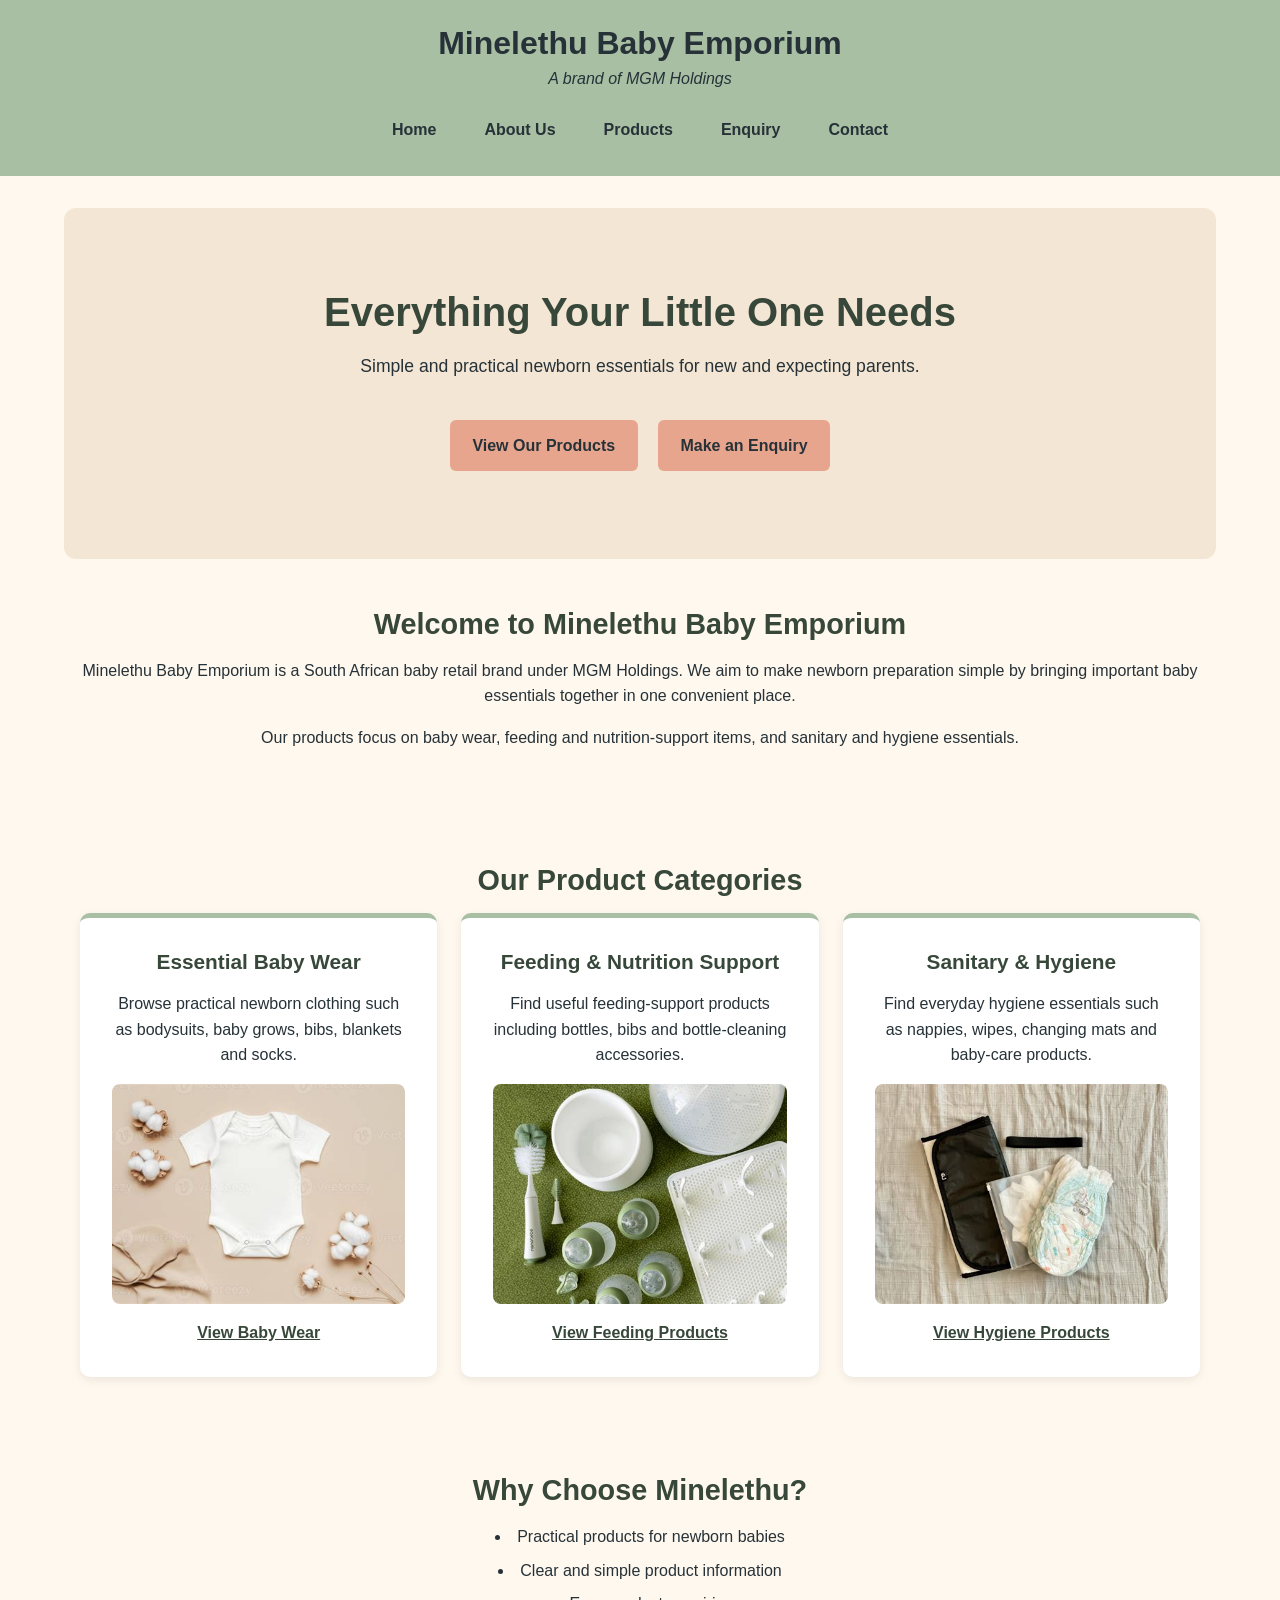
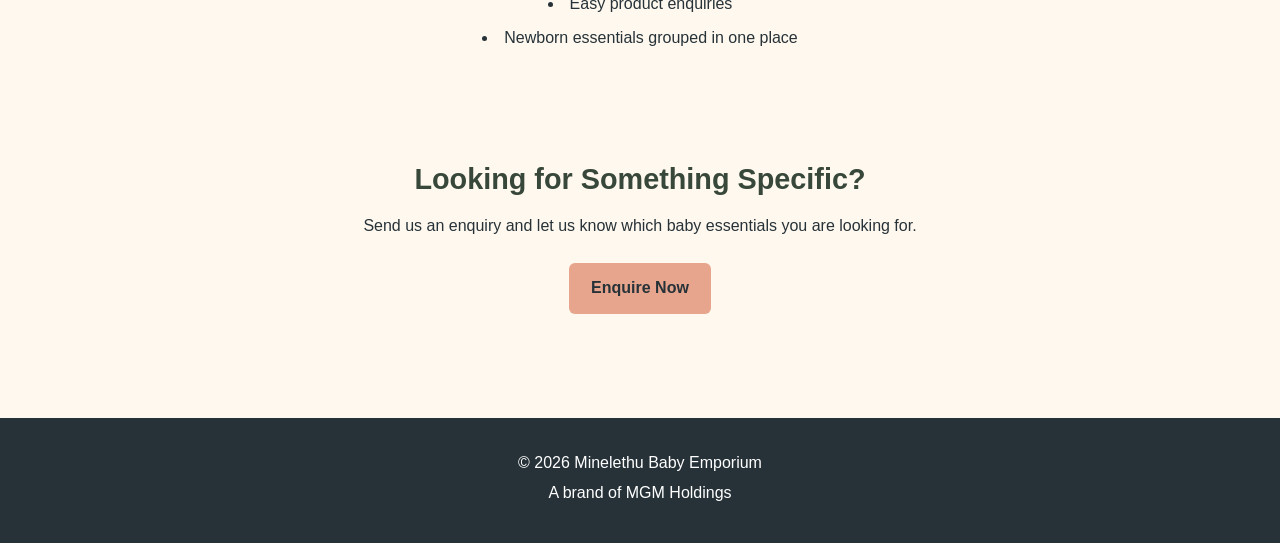
<file: index.html>
<!DOCTYPE html>
<html lang="en">
<head>
    <!--Creating meta data-->
    <meta charset="UTF-8">
    <meta name="viewport" content="width=device-width, initial-scale=1.0">

    <title>Minelethu Baby Emporium | Home</title>

    <!--Creating a link to a file that will host my css styling sheet-->
    <link rel="stylesheet" href="css/style.css">
</head>

<body>

    <!-- Website Header -->
    <header>
        <div class="brand">
            <h1>Minelethu Baby Emporium</h1>
            <p>A brand of MGM Holdings</p>
        </div>

        <!-- Main navigation between each page -->
        <nav aria-label="Main navigation">
            <ul>
                <li><a href="index.html">Home</a></li>
                <li><a href="about.html">About Us</a></li>
                <li><a href="products.html">Products</a></li>
                <li><a href="enquiry.html">Enquiry</a></li>
                <li><a href="contact.html">Contact</a></li>
            </ul>
        </nav>
    </header>

    <main>

        <!-- Hero Section -->
        <section class="hero">
            <h2>Everything Your Little One Needs</h2>

            <p>
                Simple and practical newborn essentials for new and
                expecting parents.
            </p>

            <a href="products.html" class="button">View Our Products</a>
            <a href="enquiry.html" class="button">Make an Enquiry</a>
        </section>

        <!-- Introduction -->
        <section>
            <h2>Welcome to Minelethu Baby Emporium</h2>

            <p>Minelethu Baby Emporium is a South African baby retail brand under MGM Holdings. We aim to make newborn preparation simple by bringing important baby essentials
               together in one convenient place.</p>

            <p>Our products focus on baby wear, feeding and nutrition-support items, and sanitary and hygiene essentials.</p>
        </section>

        <!-- Product Categories -->
        <section>
            <h2>Our Product Categories</h2>

            <div class="category-container">

                <article class="category">
                    <h3>Essential Baby Wear</h3>
                    <p>Browse practical newborn clothing such as bodysuits, baby grows, bibs, blankets and socks.</p>

                    <!--baby wear image-->
                    <img src="images/baby_wear_1.jpg"
                        alt="Newborn baby clothing">

                    <a href="products.html">View Baby Wear</a>
                </article>

                <article class="category">
                    <h3>Feeding &amp; Nutrition Support</h3>
                    <p>Find useful feeding-support products including bottles, bibs and bottle-cleaning accessories. </p>

                   <!--baby feed image-->
                    <img src="images/feed_1.jpg"
                        alt="Baby feeding products and accessories">

                    <a href="products.html">View Feeding Products</a>
                </article>

                <article class="category">
                    <h3>Sanitary &amp; Hygiene</h3>
                    <p> Find everyday hygiene essentials such as nappies, wipes, changing mats and baby-care products. </p>

                    <!--baby sanitary image-->
                    <img src="images/baby_sanitary_1.jpg"
                        alt="Baby sanitary and hygiene products">

                    <a href="products.html">View Hygiene Products</a>
                </article>

            </div>
        </section>

        <!--'Why Choose Us' section for the website. Give users clarity for our products and service-->
        <section>
            <h2>Why Choose Minelethu?</h2>

            <ul>
                <li>Practical products for newborn babies</li>
                <li>Clear and simple product information</li>
                <li>Easy product enquiries</li>
                <li>Newborn essentials grouped in one place</li>
            </ul>
        </section>

        <!--Enquiry section: if the users want something specific-->
        <section>
            <h2>Looking for Something Specific?</h2>

            <p>Send us an enquiry and let us know which baby essentials you are looking for.</p>

            <a href="enquiry.html" class="button">Enquire Now</a>
        </section>
    </main>

    <!--Website Footer -->
    <footer>
        <p>&copy; 2026 Minelethu Baby Emporium</p>
        <p>A brand of MGM Holdings</p>
    </footer>

    <!--Linking the  javascipt file to this home page-->
    <script src="js/script.js"></script>

</body>
</html>
</file>
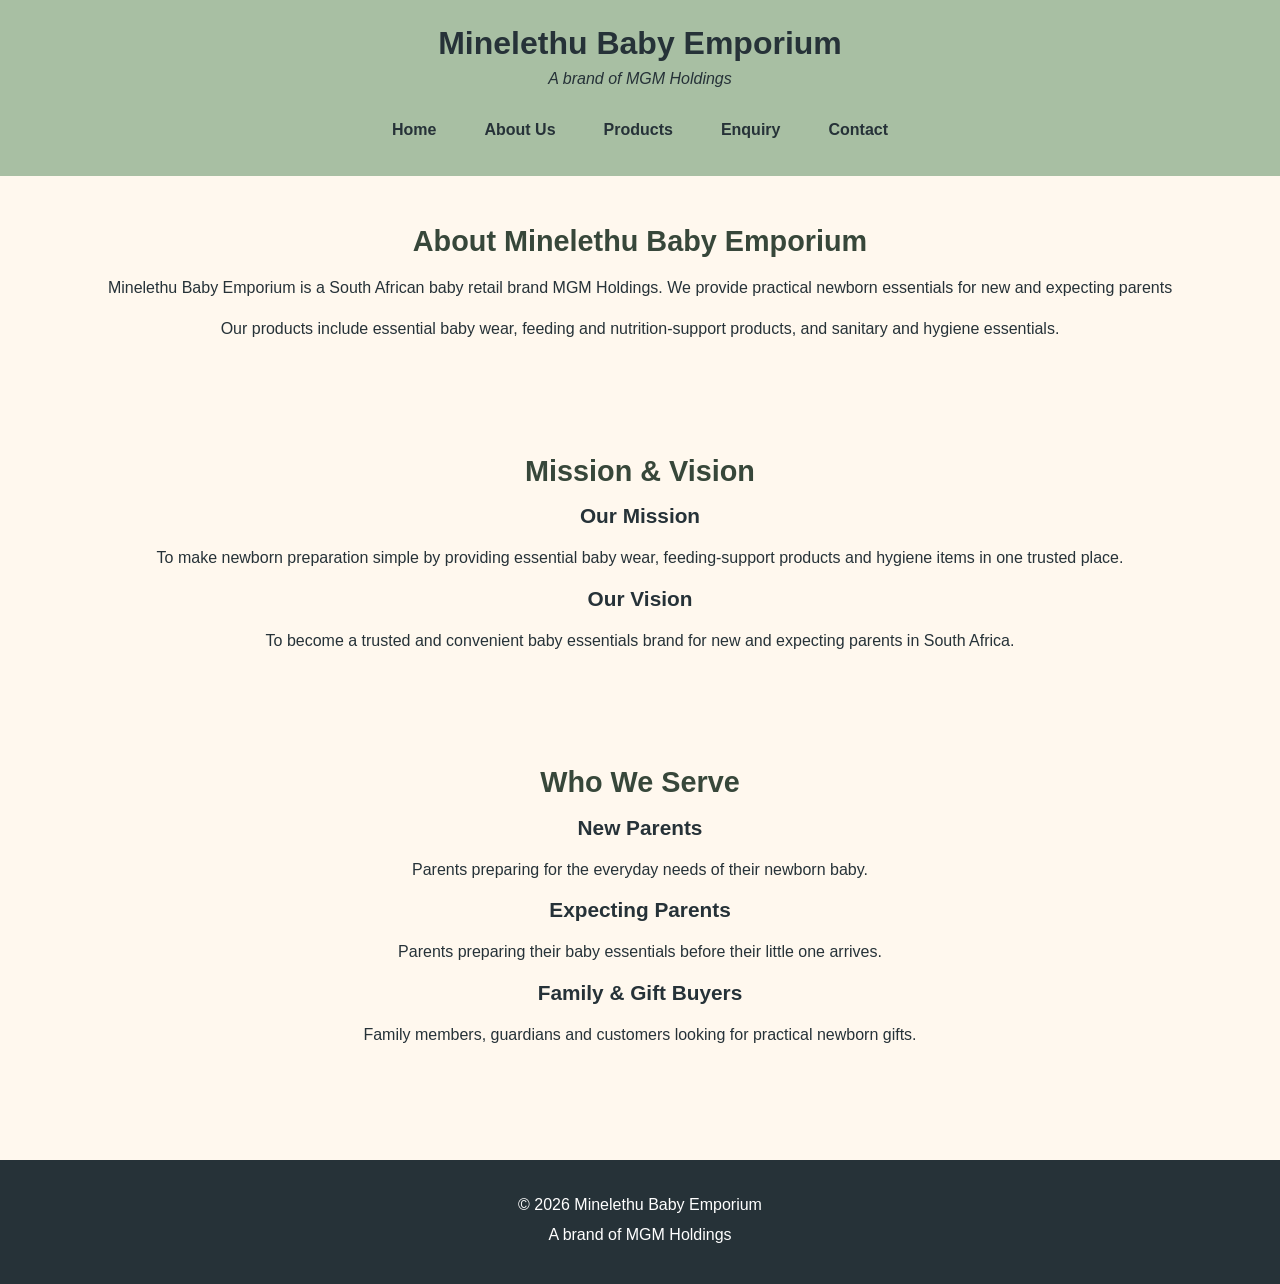
<file: about.html>
<!DOCTYPE html>
<html lang="en">
<head>
    <!--Creating meta data for our web page-->
    <meta charset="UTF-8">
    <meta name="viewport" content="width=device-width, initial-scale=1.0">
    <!--The title of our web page-->
    <title>About Us | Minelethu Baby Emporium</title>

    <!--Creating a link to a file that will host my css styling sheet-->
    <link rel="stylesheet" href="css/style.css">
</head>

<body>

    <header>
        <div class="brand">
            <h1>Minelethu Baby Emporium</h1>
            <p>A brand of MGM Holdings</p>
        </div>

        <nav aria-label="Main navigation">
            <!-- Main navigation between each page -->
            <ul>
                <li><a href="index.html">Home</a></li>
                <li><a href="about.html">About Us</a></li>
                <li><a href="products.html">Products</a></li>
                <li><a href="enquiry.html">Enquiry</a></li>
                <li><a href="contact.html">Contact</a></li>
            </ul>
        </nav>
    </header>

    <main>

    <!--About Minelethu Baby Emporium-->
    <section>

        <h2>About Minelethu Baby Emporium</h2>

        <p>Minelethu Baby Emporium is a South African baby retail brand MGM Holdings. We provide practical newborn essentials for new and expecting parents</p>

        <p> Our products include essential baby wear, feeding and nutrition-support products, and sanitary and hygiene essentials. </p>

    </section>

    <!--Mission and vision-->
    <section>
        <h2>Mission & Vision</h2>
        <div class="mission-vision-container">
            <article class="about-card">

                <h3>Our Mission</h3>
                <p>  To make newborn preparation simple by providing
                    essential baby wear, feeding-support products and
                    hygiene items in one trusted place. </p>

            </article>

            <article class="about-card">
                <h3>Our Vision</h3>
                <p>To become a trusted and convenient baby essentials brand for new and expecting parents in South Africa.</p>

            </article>
        </div>
    </section>

       <!--The customers we aim to serve-->
    <section>
        <h2>Who We Serve</h2>
        <div class="customer-container">
            <article class="about-card">
                <h3>New Parents</h3>
                <p> Parents preparing for the everyday needs of their newborn baby.</p>
            </article>

            <article class="about-card">
                <h3>Expecting Parents</h3>
                <p>Parents preparing their baby essentials before their little one arrives.</p>
            </article>

            <article class="about-card">
                <h3>Family & Gift Buyers</h3>
                <p> Family members, guardians and customers looking for practical newborn gifts.</p>
            </article>

        </div>

    </section>

    </main>

    <footer>
        <p>&copy; 2026 Minelethu Baby Emporium</p>
        <p>A brand of MGM Holdings</p>
    </footer>

    <script src="js/script.js"></script>

</body>
</html>
</file>
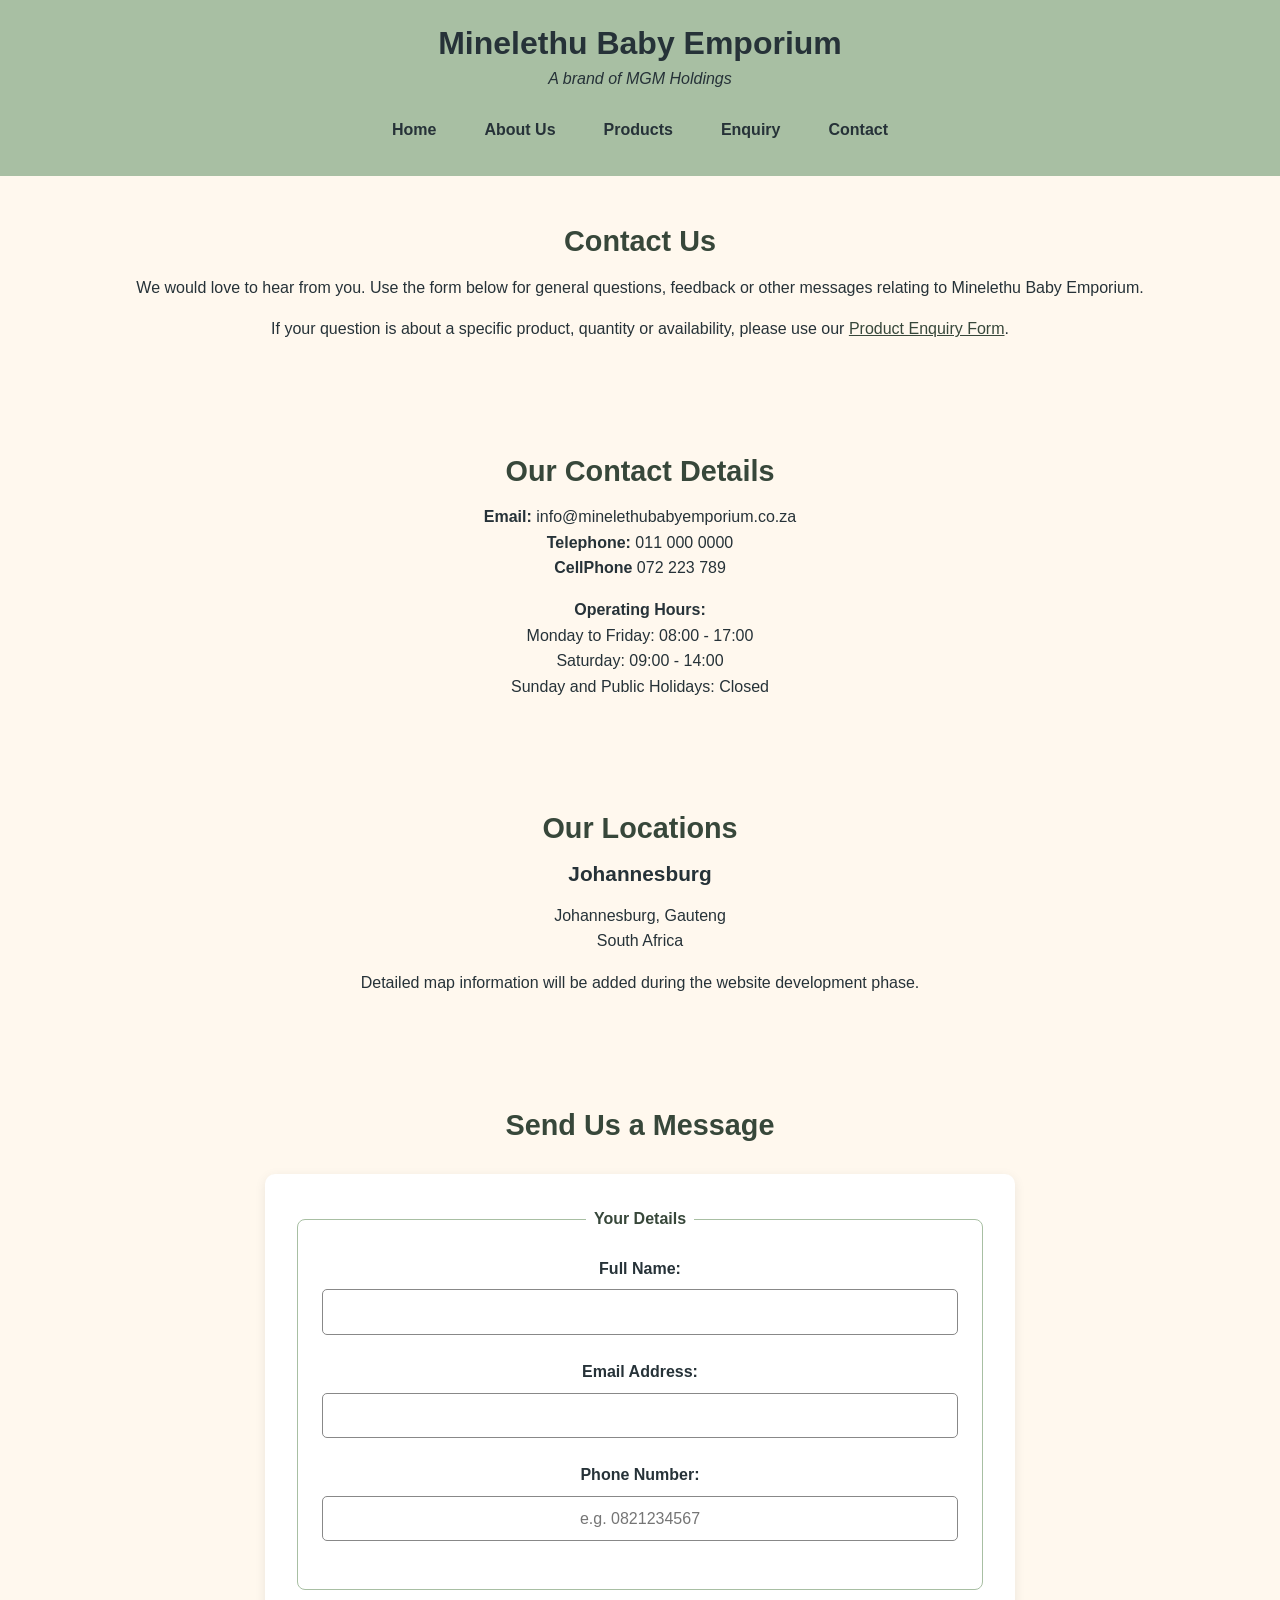
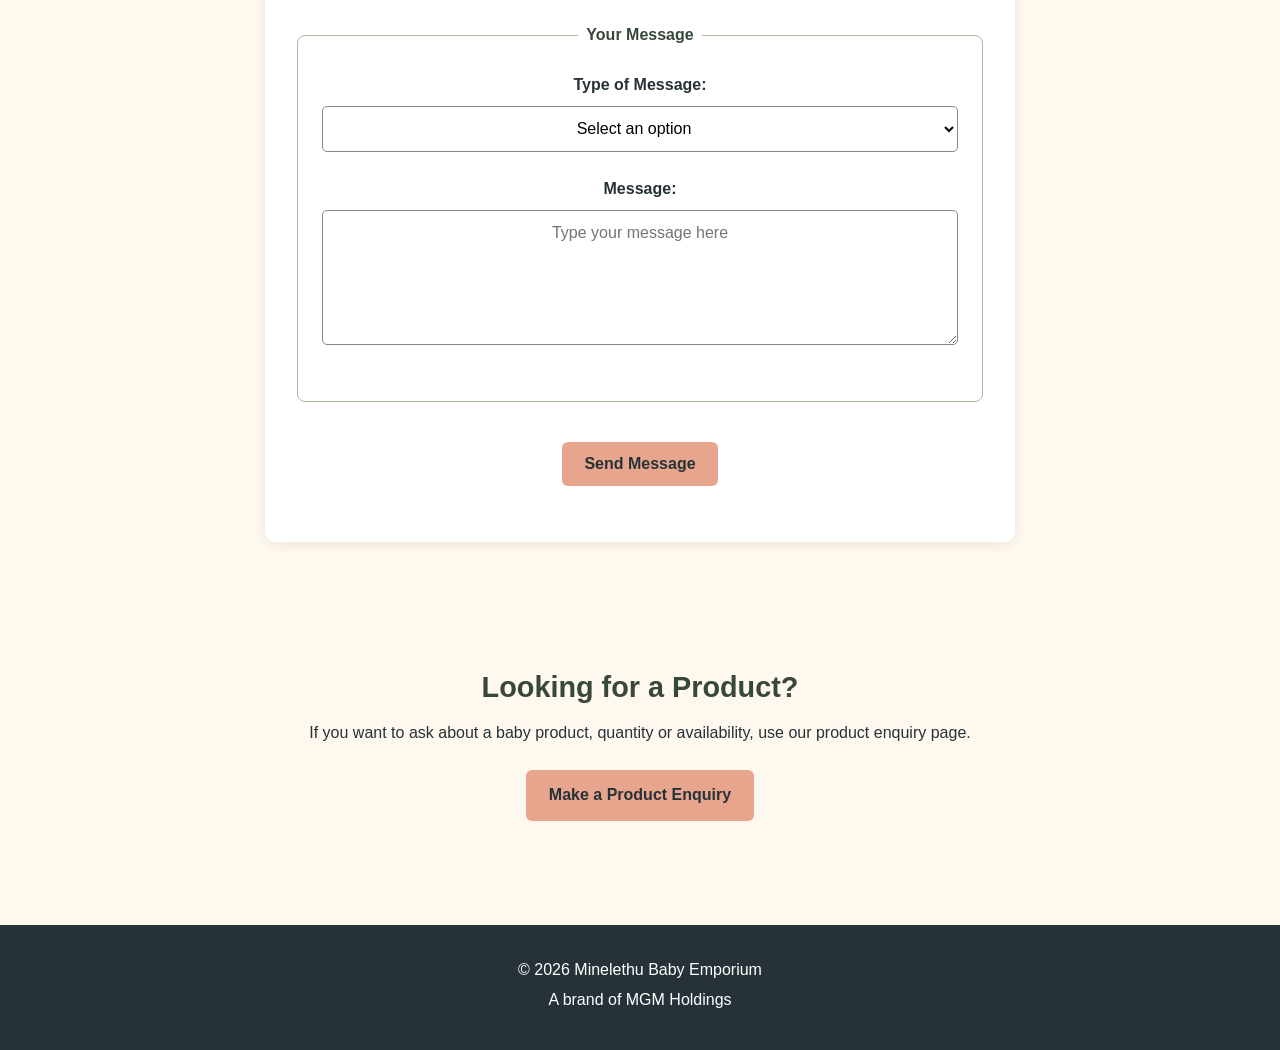
<file: contact.html>
<!DOCTYPE html>
<html lang="en">
<head>
    <meta charset="UTF-8">
    <meta name="viewport" content="width=device-width, initial-scale=1.0">

    <title>Contact Us | Minelethu Baby Emporium</title>

    <!--Creating a link to a file that will host my css styling sheet-->
    <link rel="stylesheet" href="css/style.css">
</head>

<body>

    <!-- Website Header -->
    <header>
        <div class="brand">
            <h1>Minelethu Baby Emporium</h1>
            <p>A brand of MGM Holdings</p>
        </div>

        <!-- Main navigation between each page -->
        <nav aria-label="Main navigation">
            <ul>
                <li><a href="index.html">Home</a></li>
                <li><a href="about.html">About Us</a></li>
                <li><a href="products.html">Products</a></li>
                <li><a href="enquiry.html">Enquiry</a></li>
                <li><a href="contact.html">Contact</a></li>
            </ul>
        </nav>
    </header>

    <main>

        <!-- Contact Introduction -->
        <section>
            <h2>Contact Us</h2>

            <p>
                We would love to hear from you. Use the form below
                for general questions, feedback or other messages
                relating to Minelethu Baby Emporium.
            </p>

            <p>
                If your question is about a specific product,
                quantity or availability, please use our
                <a href="enquiry.html">Product Enquiry Form</a>.
            </p>
        </section>

        <!-- Contact Details -->
        <section>
            <h2>Our Contact Details</h2>

            <p>
                <strong>Email:</strong>
                info@minelethubabyemporium.co.za<br>
           
                <strong>Telephone:</strong>
                011 000 0000<br>

                <strong>CellPhone</strong>
                072 223 789
            </p>

            <p>
                <strong>Operating Hours:</strong><br>
                Monday to Friday: 08:00 - 17:00<br>
                Saturday: 09:00 - 14:00<br>
                Sunday and Public Holidays: Closed
            </p>
        </section>

        <!--Our Business Locations -->
        <section>
            <h2>Our Locations</h2>

            <article>
                <h3>Johannesburg</h3>

                <p>Johannesburg, Gauteng<br>
                    South Africa</p>
            </article>
            <p> Detailed map information will be added during the website development phase.</p>
        </section>

        <!-- General Contact Form -->
        <section>
            <h2>Send Us a Message</h2>

            <form id="contact-form" action="#" method="post">

                <fieldset>
                    <legend>Your Details</legend>
                    <div class="form-group">
                        <label for="contact-name">
                            Full Name:
                        </label>

                        <input
                            type="text"
                            id="contact-name"
                            name="contact-name"
                            required>
                    </div>

                    <div class="form-group">
                        <label for="contact-email">
                            Email Address:
                        </label>

                        <input
                            type="email"
                            id="contact-email"
                            name="contact-email"
                            required>
                    </div>

                    <div class="form-group">
                        <label for="contact-phone">
                            Phone Number:
                        </label>

                        <input
                            type="tel"
                            id="contact-phone"
                            name="contact-phone"
                            placeholder="e.g. 0821234567">
                    </div>

                </fieldset>

                <fieldset>

                    <legend>Your Message</legend>

                    <div class="form-group">
                        <label for="message-type">
                            Type of Message:
                        </label>

                        <select
                            id="message-type"
                            name="message-type"
                            required>

                            <option value="">Select an option</option>
                            <option value="general">
                                General Enquiry
                            </option>
                            <option value="feedback">
                                Feedback
                            </option>
                            <option value="compliment">
                                Compliment
                            </option>
                            <option value="complaint">
                                Complaint
                            </option>
                            <option value="other">
                                Other
                            </option>

                        </select>
                    </div>

                    <div class="form-group">
                        <label for="contact-message">
                            Message:
                        </label>

                        <textarea
                            id="contact-message"
                            name="contact-message"
                            rows="6"
                            placeholder="Type your message here"
                            required></textarea>
                    </div>

                </fieldset>

                <button type="submit">
                    Send Message
                </button>

                <!-- JavaScript feedback will appear here in Part 3 -->
                <p id="contact-form-message"
                   aria-live="polite"></p>

            </form>
        </section>

        <!-- Product Enquiry Link -->
        <section>
            <h2>Looking for a Product?</h2>

            <p>
                If you want to ask about a baby product,
                quantity or availability, use our product
                enquiry page.
            </p>

            <a href="enquiry.html" class="button">
                Make a Product Enquiry
            </a>
        </section>

    </main>

    <!-- Website Footer -->
    <footer>
        <p>&copy; 2026 Minelethu Baby Emporium</p>
        <p>A brand of MGM Holdings</p>
    </footer>

    <script src="js/script.js"></script>

</body>
</html>
</file>
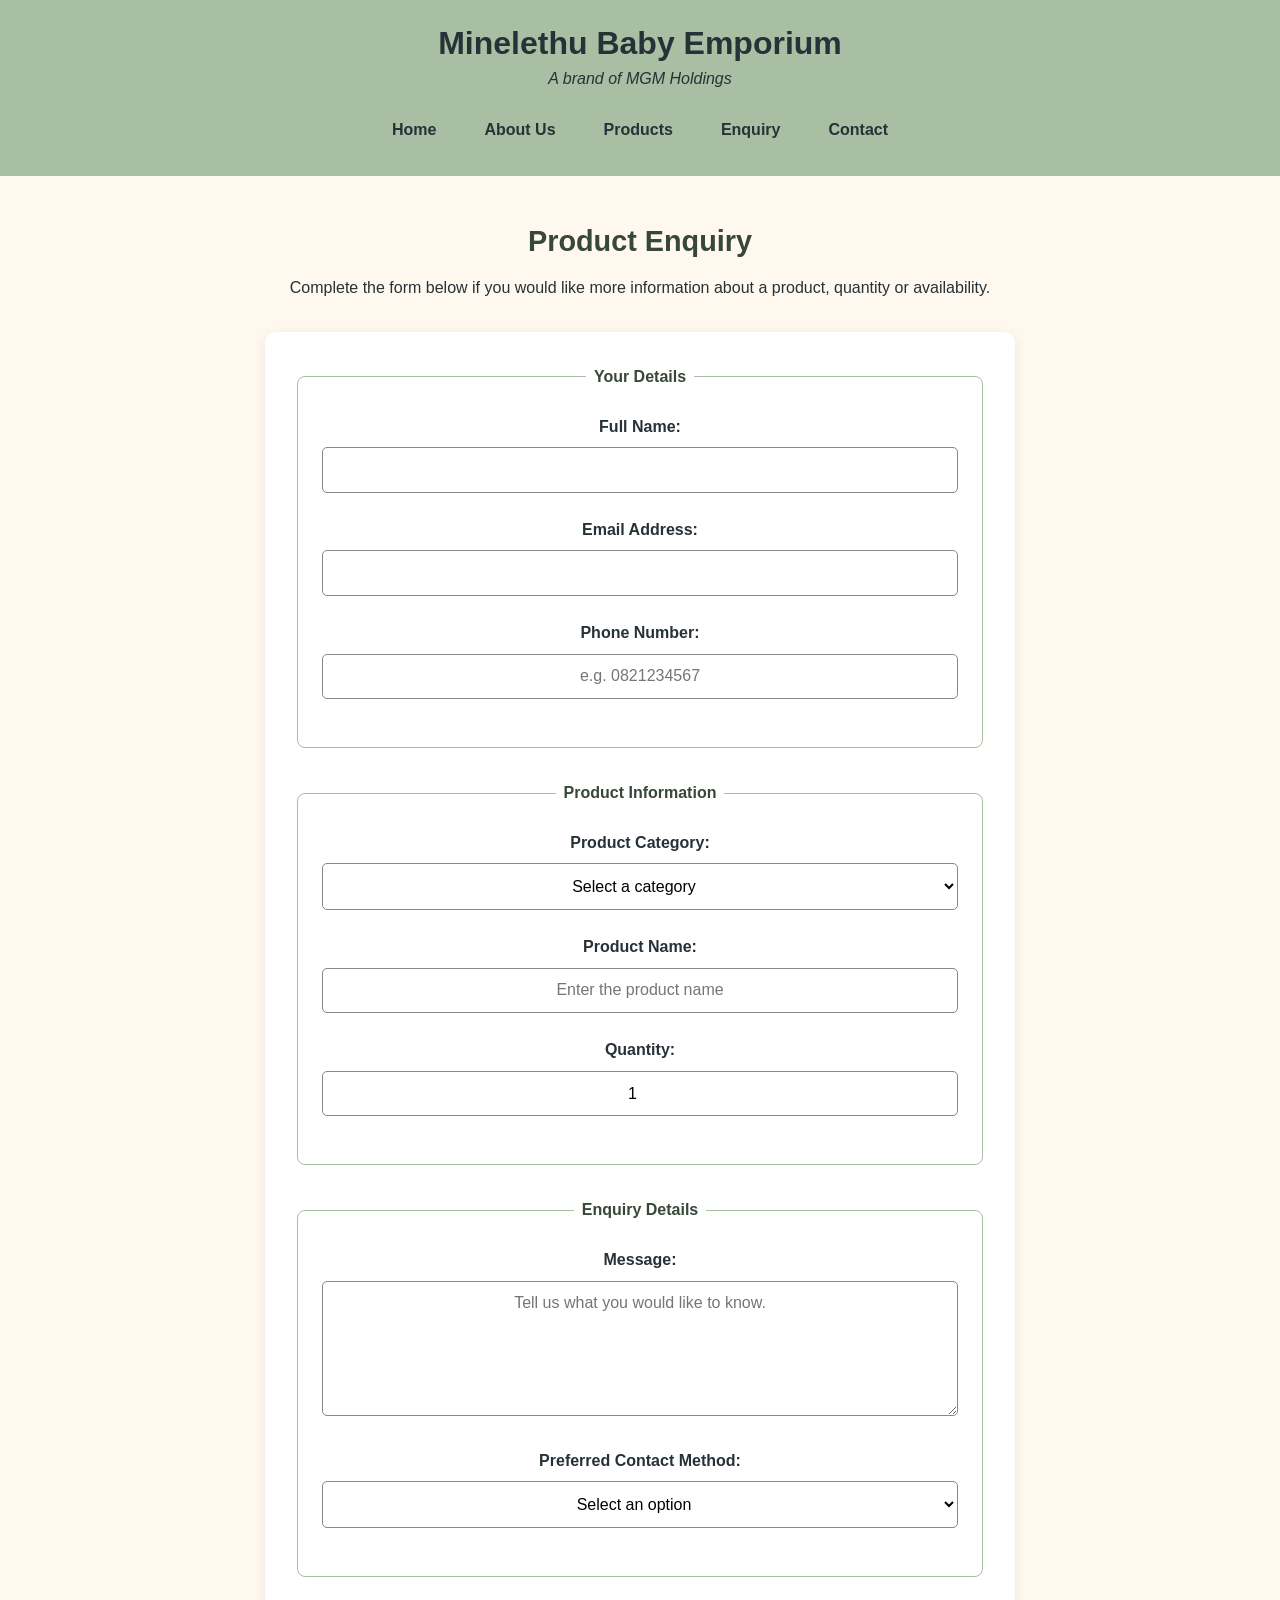
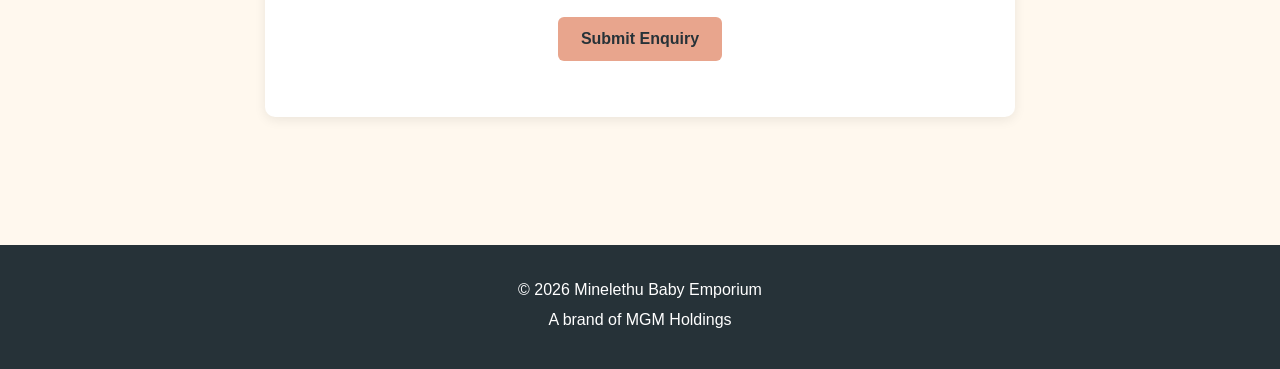
<file: enquiry.html>
<!DOCTYPE html>
<html lang="en">
<head>
    <meta charset="UTF-8">
    <meta name="viewport" content="width=device-width, initial-scale=1.0">

    <title>Product Enquiry | Minelethu Baby Emporium</title>

    <!--Creating a link to a file that will host my css styling sheet-->
    <link rel="stylesheet" href="css/style.css">
</head>

<body>

    <header>
        <div class="brand">
            <h1>Minelethu Baby Emporium</h1>
            <p>A brand of MGM Holdings</p>
        </div>

        <!-- Main navigation between each page -->

        <nav aria-label="Main navigation">
            <ul>
                <li><a href="index.html">Home</a></li>
                <li><a href="about.html">About Us</a></li>
                <li><a href="products.html">Products</a></li>
                <li><a href="enquiry.html">Enquiry</a></li>
                <li><a href="contact.html">Contact</a></li>
            </ul>
        </nav>
    </header>

    <main>

        <section>
            <h2>Product Enquiry</h2>

            <p>
                Complete the form below if you would like more information
                about a product, quantity or availability.
            </p>

            <!-- Product Enquiry Form -->
            <form id="enquiry-form" action="#" method="post">

                <fieldset>

                    <legend>Your Details</legend>

                    <div class="form-group">
                        <label for="name">Full Name:</label>
                        <input
                            type="text"
                            id="name"
                            name="name"
                            required>
                    </div>

                    <div class="form-group">
                        <label for="email">Email Address:</label>
                        <input
                            type="email"
                            id="email"
                            name="email"
                            required>
                    </div>

                    <div class="form-group">
                        <label for="phone">Phone Number:</label>
                        <input
                            type="tel"
                            id="phone"
                            name="phone"
                            placeholder="e.g. 0821234567"
                            required>
                    </div>

                </fieldset>

                <fieldset>

                    <legend>Product Information</legend>

                    <div class="form-group">
                        <label for="category">Product Category:</label>

                        <select id="category" name="category" required>
                            <option value="">Select a category</option>
                            <option value="wear">Essential Baby Wear</option>
                            <option value="feeding">Feeding &amp; Nutrition Support</option>
                            <option value="hygiene">Sanitary &amp; Hygiene</option>
                        </select>
                    </div>

                    <div class="form-group">
                        <label for="product">Product Name:</label>
                        <input
                            type="text"
                            id="product"
                            name="product"
                            placeholder="Enter the product name"
                            required>
                    </div>

                    <div class="form-group">
                        <label for="quantity">Quantity:</label>
                        <input
                            type="number"
                            id="quantity"
                            name="quantity"
                            min="1"
                            value="1"
                            required>
                    </div>

                </fieldset>

                <fieldset>

                    <legend>Enquiry Details</legend>

                    <div class="form-group">
                        <label for="message">Message:</label>

                        <textarea
                            id="message"
                            name="message"
                            rows="6"
                            placeholder="Tell us what you would like to know."
                            required></textarea>
                    </div>

                    <div class="form-group">
                        <label for="contact-method">
                            Preferred Contact Method:
                        </label>

                        <select
                            id="contact-method"
                            name="contact-method"
                            required>

                            <option value="">Select an option</option>
                            <option value="email">Email</option>
                            <option value="phone">Phone</option>

                        </select>
                    </div>

                </fieldset>

                <button type="submit">Submit Enquiry</button>

                <!-- JavaScript feedback will be displayed here in Part 3 -->
                <p id="form-message" aria-live="polite"></p>

            </form>

        </section>

    </main>

    <footer>
        <p>&copy; 2026 Minelethu Baby Emporium</p>
        <p>A brand of MGM Holdings</p>
    </footer>

    <script src="js/script.js"></script>

</body>
</html>
</file>
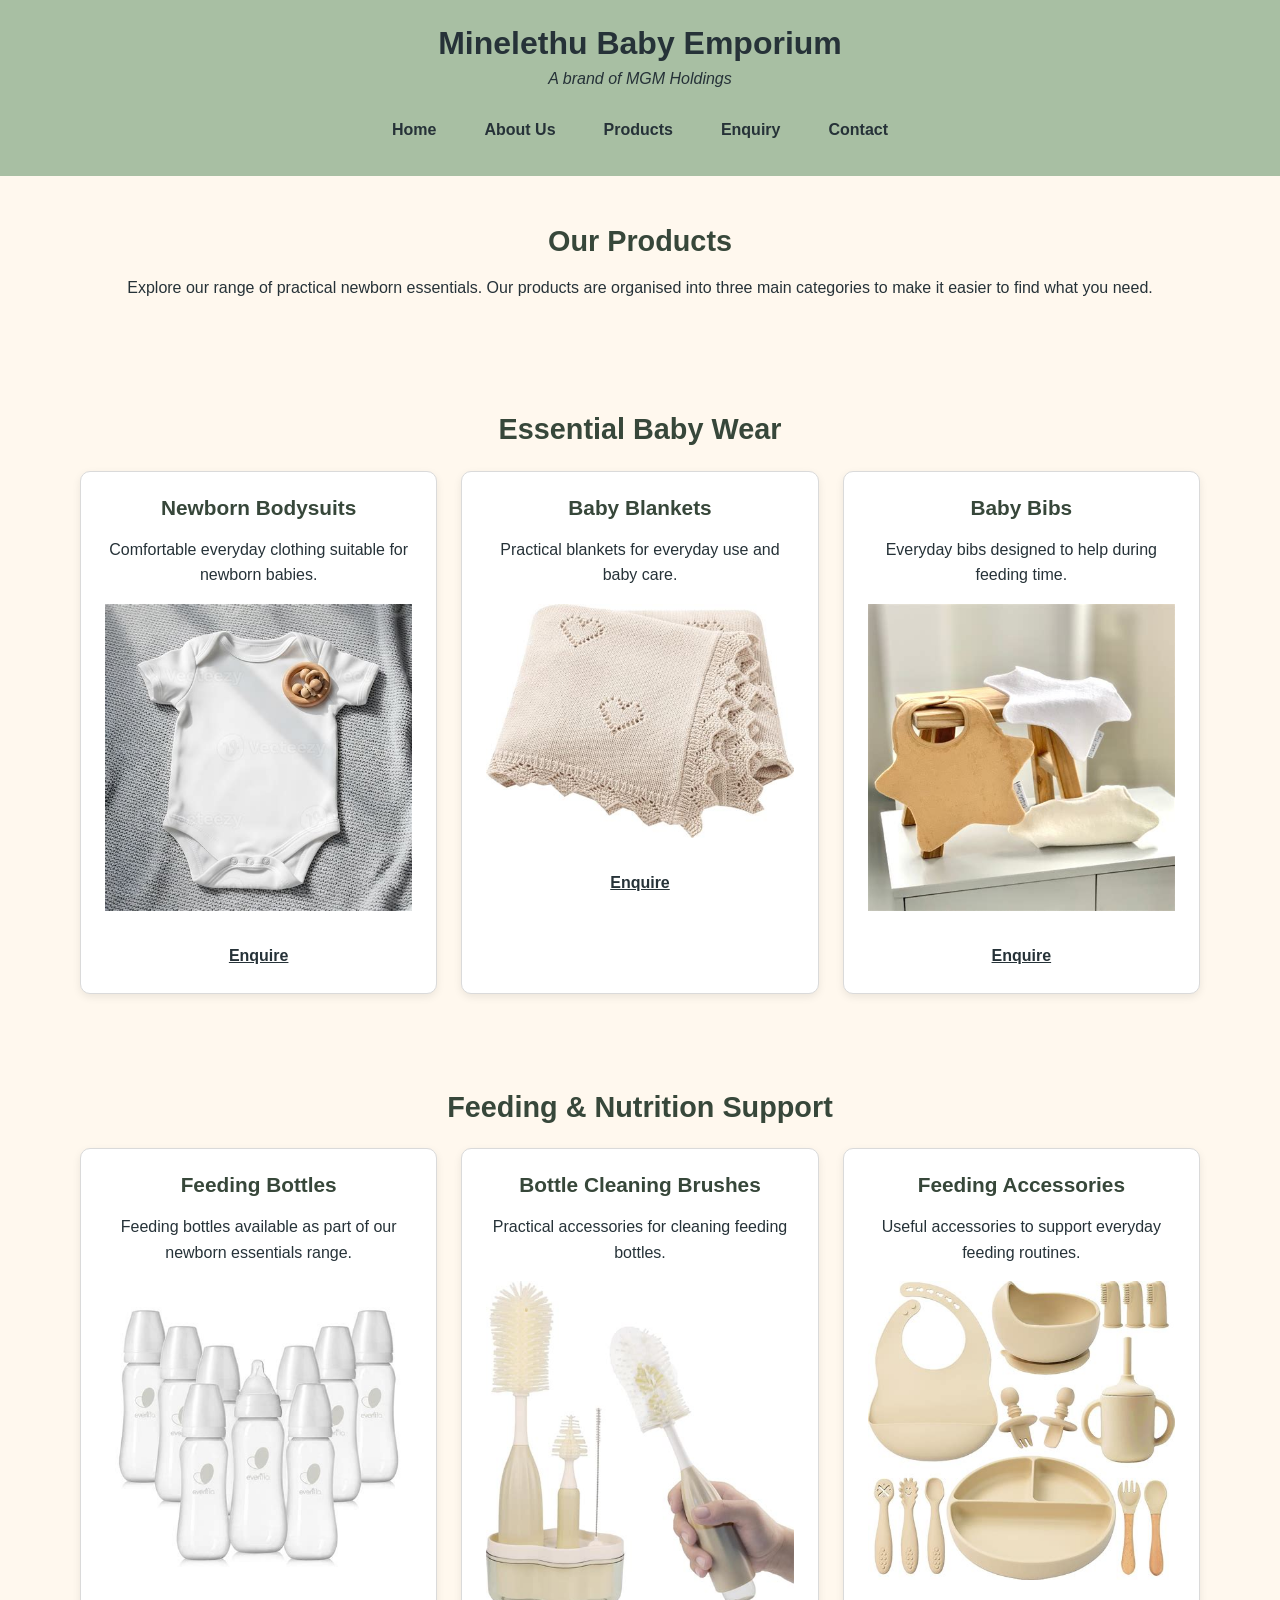
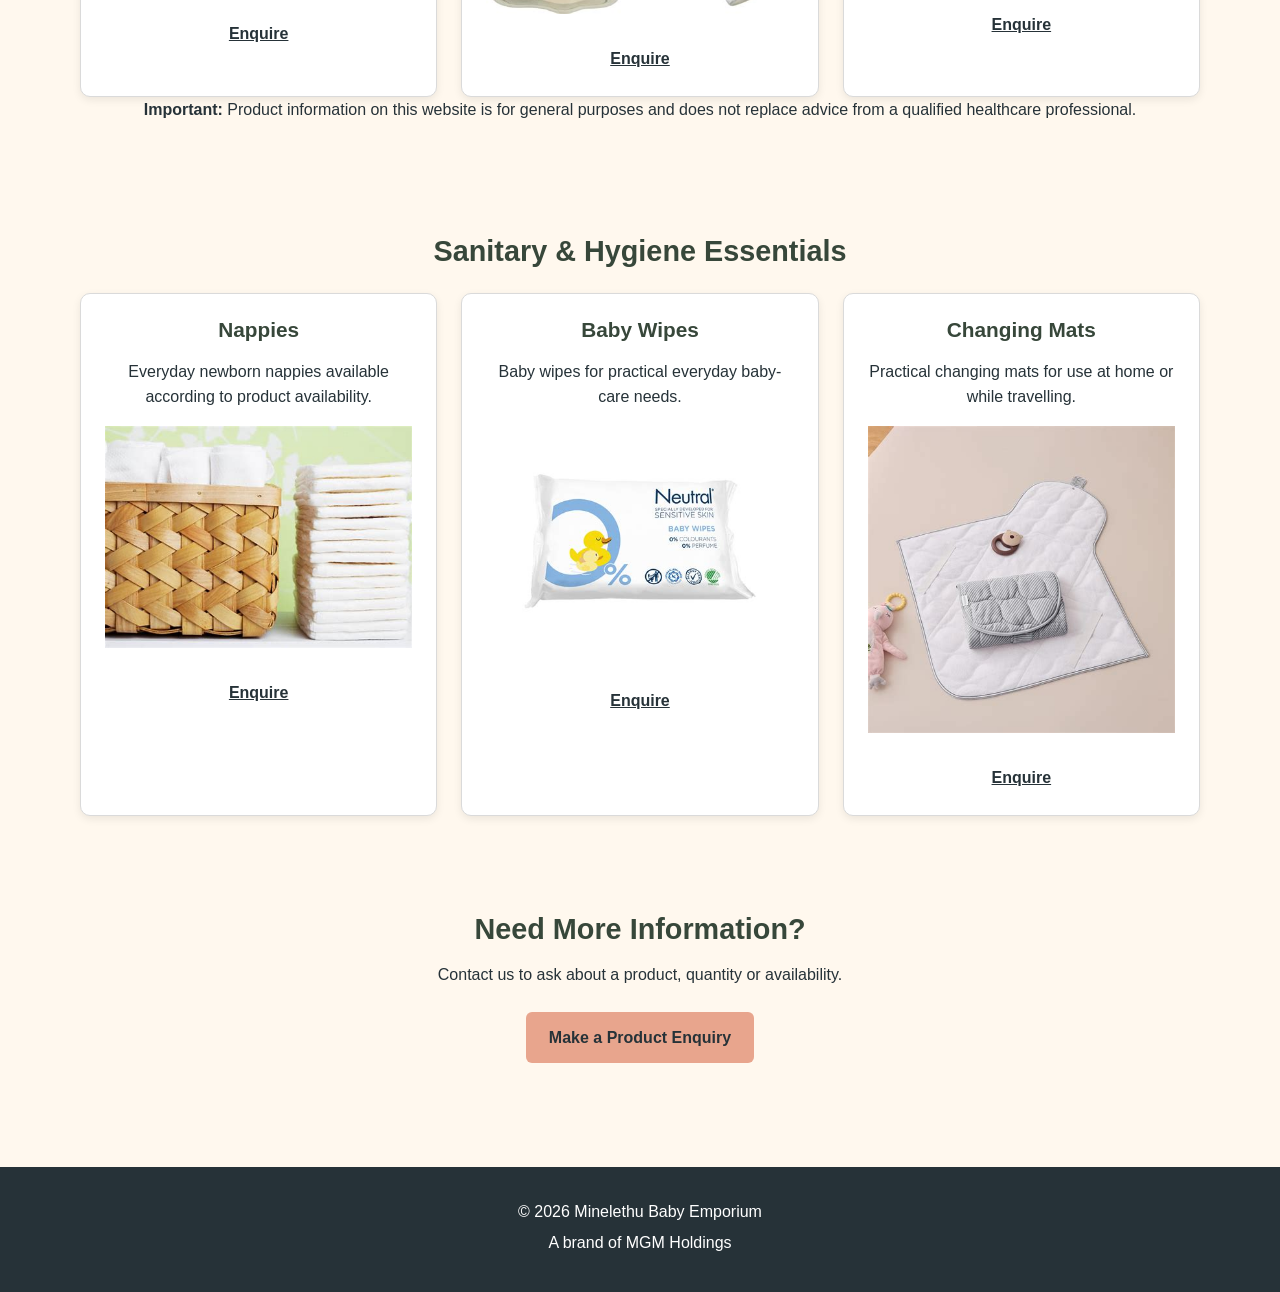
<file: products.html>
<!DOCTYPE html>
<html lang="en">
<head>
    <meta charset="UTF-8">
    <meta name="viewport" content="width=device-width, initial-scale=1.0">

    <title>Products | Minelethu Baby Emporium</title>

    <!--Creating a link to a file that will host my css styling sheet-->
    <link rel="stylesheet" href="css/style.css">
</head>


<body>
<!--BODY -->

    <header>
        <div class="brand">
            <h1>Minelethu Baby Emporium</h1>
            <p>A brand of MGM Holdings</p>
        </div>
        <!-- Main navigation between each page -->
        <nav aria-label="Main navigation">
            <ul>
                <li><a href="index.html">Home</a></li>
                <li><a href="about.html">About Us</a></li>
                <li><a href="products.html">Products</a></li>
                <li><a href="enquiry.html">Enquiry</a></li>
                <li><a href="contact.html">Contact</a></li>
            </ul>
        </nav>
    </header>

    <main>

        <section>
            <h2>Our Products</h2>

            <p>
                Explore our range of practical newborn essentials.
                Our products are organised into three main categories
                to make it easier to find what you need.
            </p>
        </section>

        <!-- Baby Wear -->
        <section>
            <h2>Essential Baby Wear</h2>

            <div class="product-container">

                <article class="product-card">
                    <h3>Newborn Bodysuits</h3>
                    <p>
                        Comfortable everyday clothing suitable for newborn babies.
                    </p>

                    <!--baby suit image-->
                    <img src="images/baby_suit.jpg"
                        alt="Baby suit and clothing products">

                    <a href="enquiry.html">Enquire</a>
                </article>

                <article class="product-card">
                    <h3>Baby Blankets</h3>
                    <p>
                        Practical blankets for everyday use and baby care.
                    </p>

                    <!--baby blanket image-->
                    <img src="images/baby_blanket.jpg"
                        alt="Baby blanket products">


                    <a href="enquiry.html">Enquire</a>
                </article>

                <article class="product-card">
                    <h3>Baby Bibs</h3>
                    <p>
                        Everyday bibs designed to help during feeding time.
                    </p>
                    <!--baby blanket image-->
                    <img src="images/baby_bibs.jpg"
                        alt="Baby bibs products">

                    <a href="enquiry.html">Enquire</a>
                </article>

            </div>
        </section>

        <!-- Feeding Products -->
        <section>
            <h2>Feeding &amp; Nutrition Support</h2>

            <div class="product-container">

                <article class="product-card">
                    <h3>Feeding Bottles</h3>
                    <p>
                        Feeding bottles available as part of our newborn
                        essentials range.
                    </p>
                    <!--bottles image-->
                    <img src="images/bottles.jpg"
                        alt="Baby bottles products">

                    <a href="enquiry.html">Enquire</a>
                </article>

                <article class="product-card">
                    <h3>Bottle Cleaning Brushes</h3>
                    <p>
                        Practical accessories for cleaning feeding bottles.
                    </p>
                    <!--bottle cleaning product image-->
                    <img src="images/bottle_cleaning.jpg"
                        alt="Baby bottle cleaning product products">

                    <a href="enquiry.html">Enquire</a>
                </article>

                <article class="product-card">
                    <h3>Feeding Accessories</h3>
                    <p>
                        Useful accessories to support everyday feeding routines.
                    </p>
                    <!--feeding accessories image-->
                    <img src="images/feed_accessories.jpg"
                        alt="Baby feed accessories products">

                    <a href="enquiry.html">Enquire</a>
                </article>

            </div>

            <p>
                <strong>Important:</strong> Product information on this website
                is for general purposes and does not replace advice from a
                qualified healthcare professional.
            </p>
        </section>

        <!-- Hygiene Products -->
        <section>
            <h2>Sanitary &amp; Hygiene Essentials</h2>

            <div class="product-container">

                <article class="product-card">
                    <h3>Nappies</h3>
                    <p>
                        Everyday newborn nappies available according to
                        product availability.
                    </p>
                    <!--nappies image-->
                    <img src="images/nappies.jpg"
                        alt="Baby nappies products">

                    <a href="enquiry.html">Enquire</a>
                </article>

                <article class="product-card">
                    <h3>Baby Wipes</h3>
                    <p>
                        Baby wipes for practical everyday baby-care needs.
                    </p>
                    <!--wipes image-->
                    <img src="images/baby_wipes.jpg"
                        alt="Baby wipes products">

                    <a href="enquiry.html">Enquire</a>
                </article>

                <article class="product-card">
                    <h3>Changing Mats</h3>
                    <p>
                        Practical changing mats for use at home or while travelling.
                    </p>
                    <!--changing matt image-->
                    <img src="images/changing_mats.jpg"
                        alt="Baby changing mat products">

                    <a href="enquiry.html">Enquire</a>
                </article>

            </div>
        </section>

        <!-- Product Enquiry Call to Action -->
        <section>
            <h2>Need More Information?</h2>

            <p>
                Contact us to ask about a product, quantity or availability.
            </p>

            <a href="enquiry.html" class="button">Make a Product Enquiry</a>
        </section>

    </main>

    <footer>
        <p>&copy; 2026 Minelethu Baby Emporium</p>
        <p>A brand of MGM Holdings</p>
    </footer>

    <script src="js/script.js"></script>

</body>
</html>
</file>
<file: css/style.css>
/* =========================================================
   MINELETHU BABY EMPORIUM
   Main External Stylesheet
   Colour Palette:
   Soft Sage: #A8BFA3
   Warm Cream: #FFF8EE
   Muted Peach: #E8A58D
   Dark Charcoal: #263238
   ========================================================= */


/* =======================
   1. CSS RESET
   ======================= */

* {
    margin: 0;
    padding: 0;
    box-sizing: border-box;
}


/* =======================
   2. BASE STYLES
   ======================= */

html {
    scroll-behavior: smooth;
}

body {
    font-family: Arial, Aptos, sans-serif;
    font-size: 1rem;
    line-height: 1.6;
    color: #263238;
    background-color: #FFF8EE;
    text-align: center;
}

main {
    width: 90%;
    max-width: 1200px;
    margin: 0 auto;
    text-align: center;
}

section {
    padding: 3rem 1rem;
    text-align: center;
}

h1,
h2,
h3 {
    line-height: 1.2;
    margin-bottom: 1rem;
    text-align: center;
}

h1 {
    font-size: 2rem;
}

h2 {
    font-size: 1.8rem;
    color: #37473A;
}

h3 {
    font-size: 1.3rem;
}

p {
    margin-bottom: 1rem;
    text-align: center;
}

a {
    color: #37473A;
}


/* =======================
   3. HEADER AND BRAND
   ======================= */

header {
    background-color: #A8BFA3;
    padding: 1.5rem 5%;
    text-align: center;
}

.brand {
    text-align: center;
}

.brand h1 {
    margin-bottom: 0.2rem;
    color: #263238;
    text-align: center;
}

.brand p {
    margin-bottom: 1rem;
    font-style: italic;
    text-align: center;
}


/* =======================
   4. NAVIGATION
   ======================= */

nav {
    text-align: center;
}

nav ul {
    list-style: none;

    display: flex;
    justify-content: center;
    align-items: center;

    gap: 1rem;
    flex-wrap: wrap;

    padding-left: 0;
}

nav a {
    display: inline-block;
    text-decoration: none;
    color: #263238;
    font-weight: bold;

    padding: 0.6rem 1rem;
    border-radius: 5px;

    transition:
        background-color 0.3s ease,
        color 0.3s ease;
}

nav a:hover {
    background-color: #E8A58D;
    color: #263238;
}

nav a:focus {
    outline: 3px solid #263238;
    outline-offset: 3px;
}

nav a:active {
    background-color: #263238;
    color: #FFF8EE;
}


/* =======================
   5. HERO SECTION
   ======================= */

.hero {
    text-align: center;
    background-color: #F4E6D4;

    padding: 5rem 1.5rem;
    margin-top: 2rem;

    border-radius: 12px;
}

.hero h2 {
    font-size: 2.5rem;
    margin-bottom: 1rem;
    text-align: center;
}

.hero p {
    max-width: 700px;
    margin: 0 auto 2rem;
    font-size: 1.1rem;
    text-align: center;
}


/* =======================
   6. BUTTONS
   ======================= */

.button,
button {
    display: inline-block;

    background-color: #E8A58D;
    color: #263238;

    padding: 0.8rem 1.4rem;
    margin: 0.5rem;

    border: none;
    border-radius: 6px;

    text-decoration: none;
    text-align: center;

    font-size: 1rem;
    font-weight: bold;

    cursor: pointer;

    transition:
        background-color 0.3s ease,
        transform 0.2s ease;
}

.button:hover,
button:hover {
    background-color: #D98F76;
    transform: translateY(-2px);
}

.button:focus,
button:focus {
    outline: 3px solid #263238;
    outline-offset: 3px;
}

.button:active,
button:active {
    transform: translateY(0);
}


/* =======================
   7. HOME PAGE CATEGORIES
   ======================= */

.category-container {
    display: grid;
    grid-template-columns: repeat(3, 1fr);
    gap: 1.5rem;
}

.category {
    background-color: #FFFFFF;
    padding: 2rem;

    border-radius: 10px;
    border-top: 5px solid #A8BFA3;

    box-shadow:
        0 3px 10px
        rgba(0, 0, 0, 0.08);

    text-align: center;
}

.category h3 {
    color: #37473A;
    text-align: center;
}

.category p {
    text-align: center;
}

.category a {
    font-weight: bold;
}

.category:hover {
    box-shadow:
        0 5px 15px
        rgba(0, 0, 0, 0.15);
}


/* =======================
   8. PRODUCTS PAGE
   ======================= */

.product-container {
    display: grid;
    grid-template-columns: repeat(3, 1fr);

    gap: 1.5rem;
    margin-top: 1.5rem;
}

.product-card {
    background-color: #FFFFFF;

    padding: 1.5rem;

    border: 1px solid #DADADA;
    border-radius: 10px;

    box-shadow:
        0 3px 8px
        rgba(0, 0, 0, 0.08);

    text-align: center;
}

.product-card h3 {
    color: #37473A;
    text-align: center;
}

.product-card p {
    text-align: center;
}

.product-card a {
    display: inline-block;

    margin-top: 1rem;

    color: #263238;
    font-weight: bold;
}

.product-card:hover {
    border-color: #E8A58D;
}


/* =======================
   9. LISTS
   ======================= */

main ul {
    list-style-position: inside;

    margin: 0 auto 1rem;
    padding-left: 0;

    text-align: center;
}

main li {
    margin-bottom: 0.5rem;
    text-align: center;
}


/* =======================
   10. FORMS
   ======================= */

form {
    max-width: 750px;

    margin: 2rem auto;

    background-color: #FFFFFF;

    padding: 2rem;

    border-radius: 10px;

    box-shadow:
        0 3px 12px
        rgba(0, 0, 0, 0.08);

    text-align: center;
}

fieldset {
    border: 1px solid #A8BFA3;

    border-radius: 8px;

    padding: 1.5rem;
    margin-bottom: 2rem;

    text-align: center;
}

legend {
    color: #37473A;

    font-weight: bold;

    padding: 0 0.5rem;
}

.form-group {
    margin-bottom: 1.5rem;
    text-align: center;
}

label {
    display: block;

    margin-bottom: 0.5rem;

    font-weight: bold;

    text-align: center;
}

input,
select,
textarea {
    width: 100%;

    padding: 0.8rem;

    border: 1px solid #888888;
    border-radius: 5px;

    font-family: inherit;
    font-size: 1rem;

    background-color: #FFFFFF;

    text-align: center;
}

textarea {
    resize: vertical;
}

input:focus,
select:focus,
textarea:focus {
    outline: 3px solid #A8BFA3;
    border-color: #37473A;
}


/* =======================
   11. CONTACT PAGE
   ======================= */

address {
    font-style: normal;
    line-height: 1.8;
    text-align: center;
}


/* =======================
   12. FOOTER
   ======================= */

footer {
    background-color: #263238;

    color: #FFFFFF;

    text-align: center;

    padding: 2rem 1rem;

    margin-top: 3rem;
}

footer p {
    margin-bottom: 0.3rem;
    text-align: center;
}

footer a {
    color: #FFF8EE;
}


/* =======================
   13. TABLET LAYOUT
   ======================= */

@media (max-width: 900px) {

    .category-container,
    .product-container {
        grid-template-columns: repeat(2, 1fr);
    }

    .hero h2 {
        font-size: 2.1rem;
    }
}


/* =======================
   14. MOBILE LAYOUT
   ======================= */

@media (max-width: 600px) {

    body {
        font-size: 0.95rem;
    }

    main {
        width: 95%;
    }

    section {
        padding: 2rem 0.8rem;
    }

    nav ul {
        flex-direction: column;
        gap: 0.3rem;
    }

    nav a {
        display: block;
        width: 100%;
    }

    .hero {
        padding: 3rem 1rem;
    }

    .hero h2 {
        font-size: 1.8rem;
    }

    .category-container,
    .product-container {
        grid-template-columns: 1fr;
    }

    form {
        padding: 1rem;
    }

    fieldset {
        padding: 1rem;
    }

    .button,
    button {
        width: 100%;
        margin: 0.5rem 0;
        text-align: center;
    }
}

/* =======================
   15. RESPONSIVE IMAGES
   ======================= */

img {
    max-width: 100%;
    height: auto;
    display: block;
    margin: 1rem auto;
}

.category img {
    width: 100%;
    height: 220px;
    object-fit: cover;
    border-radius: 8px;
}
</file>
